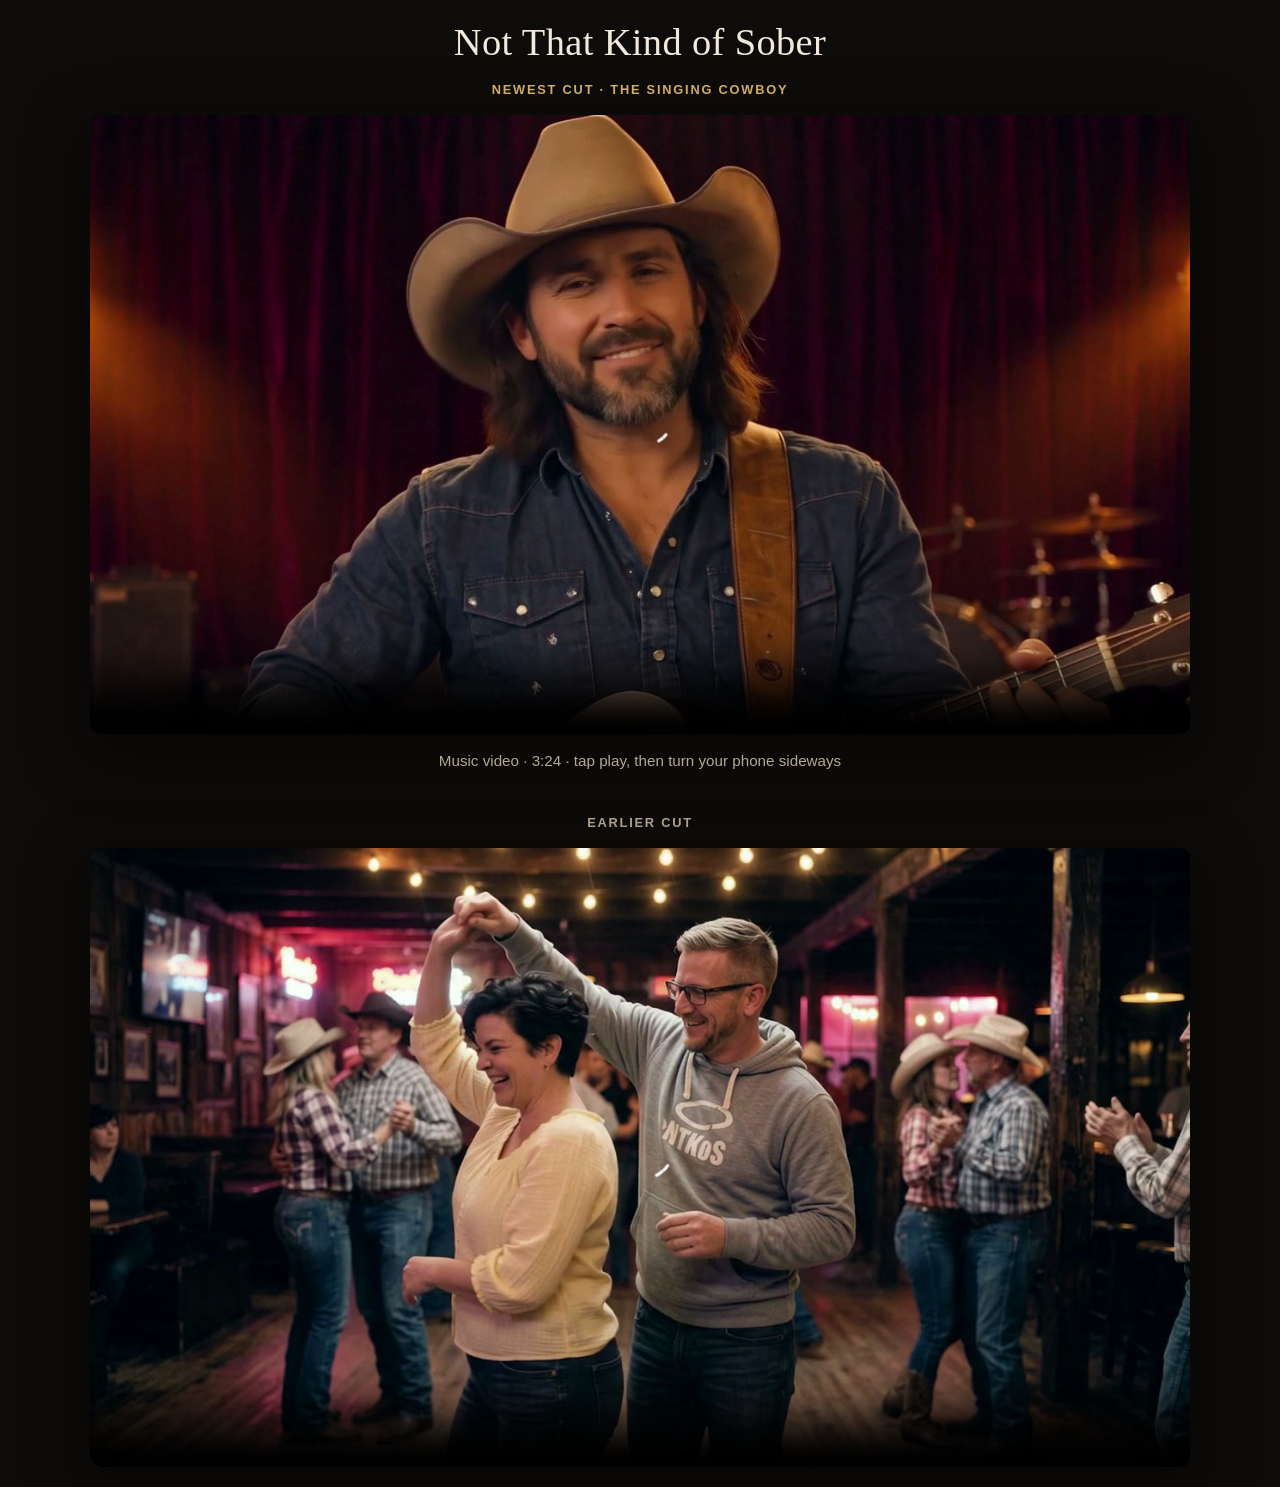
<file: ntkos/index.html>
<!doctype html>
<html lang="en">
<head>
<meta charset="utf-8">
<meta name="viewport" content="width=device-width, initial-scale=1, viewport-fit=cover">
<meta name="robots" content="noindex, nofollow">
<title>Not That Kind of Sober — music video</title>
<meta property="og:title" content="Not That Kind of Sober — music video">
<meta property="og:description" content="Tap to watch. 3 minutes 24 seconds.">
<meta property="og:type" content="video.other">
<meta property="og:image" content="https://preview.texasbeerholders.com/ntkos/poster.jpg">
<meta property="og:image:width" content="1280">
<meta property="og:image:height" content="720">
<meta name="theme-color" content="#0e0c0a">
<style>
  :root { color-scheme: dark; }
  * { box-sizing: border-box; }
  html, body { margin: 0; background: #0e0c0a; color: #f1e9dc; }
  body {
    min-height: 100vh; min-height: 100dvh;
    display: flex; flex-direction: column; align-items: center; justify-content: flex-start;
    gap: 18px;
    padding: max(20px, env(safe-area-inset-top)) max(16px, env(safe-area-inset-right))
             max(20px, env(safe-area-inset-bottom)) max(16px, env(safe-area-inset-left));
    font-family: -apple-system, BlinkMacSystemFont, "Helvetica Neue", Helvetica, Arial, sans-serif;
  }
  h1 {
    margin: 0; text-align: center; text-wrap: balance;
    font-family: Georgia, "Times New Roman", serif; font-weight: 400;
    font-size: clamp(1.5rem, 5.5vw, 2.4rem); letter-spacing: 0.01em;
  }
  h2 { margin: 0; text-align: center; font-weight: 600; font-size: 0.8rem; letter-spacing: 0.14em; text-transform: uppercase; color: #d9b36c; }
  h2.older { margin-top: 28px; color: #b3a892; }
  p { margin: 0; text-align: center; color: #b3a892; font-size: 0.95rem; }
  .frame { width: 100%; max-width: 1100px; }
  video {
    display: block; width: 100%; aspect-ratio: 16 / 9; height: auto;
    background: #000; border-radius: 10px;
    box-shadow: 0 18px 60px rgba(0, 0, 0, 0.6);
  }
</style>
</head>
<body>
  <h1>Not That Kind of Sober</h1>
  <h2>Newest cut &middot; the singing cowboy</h2>
  <div class="frame">
    <video controls playsinline preload="metadata" poster="poster-cowboy.jpg?v=29">
      <source src="not-that-kind-of-sober-cowboy.mp4?v=29" type="video/mp4">
      Your browser can't play this video.
    </video>
  </div>
  <p>Music video &middot; 3:24 &middot; tap play, then turn your phone sideways</p>
  <h2 class="older">Earlier cut</h2>
  <div class="frame">
    <video controls playsinline preload="none" poster="poster.jpg">
      <source src="not-that-kind-of-sober.mp4?v=26" type="video/mp4">
      Your browser can't play this video.
    </video>
  </div>
</body>
</html>
</file>
